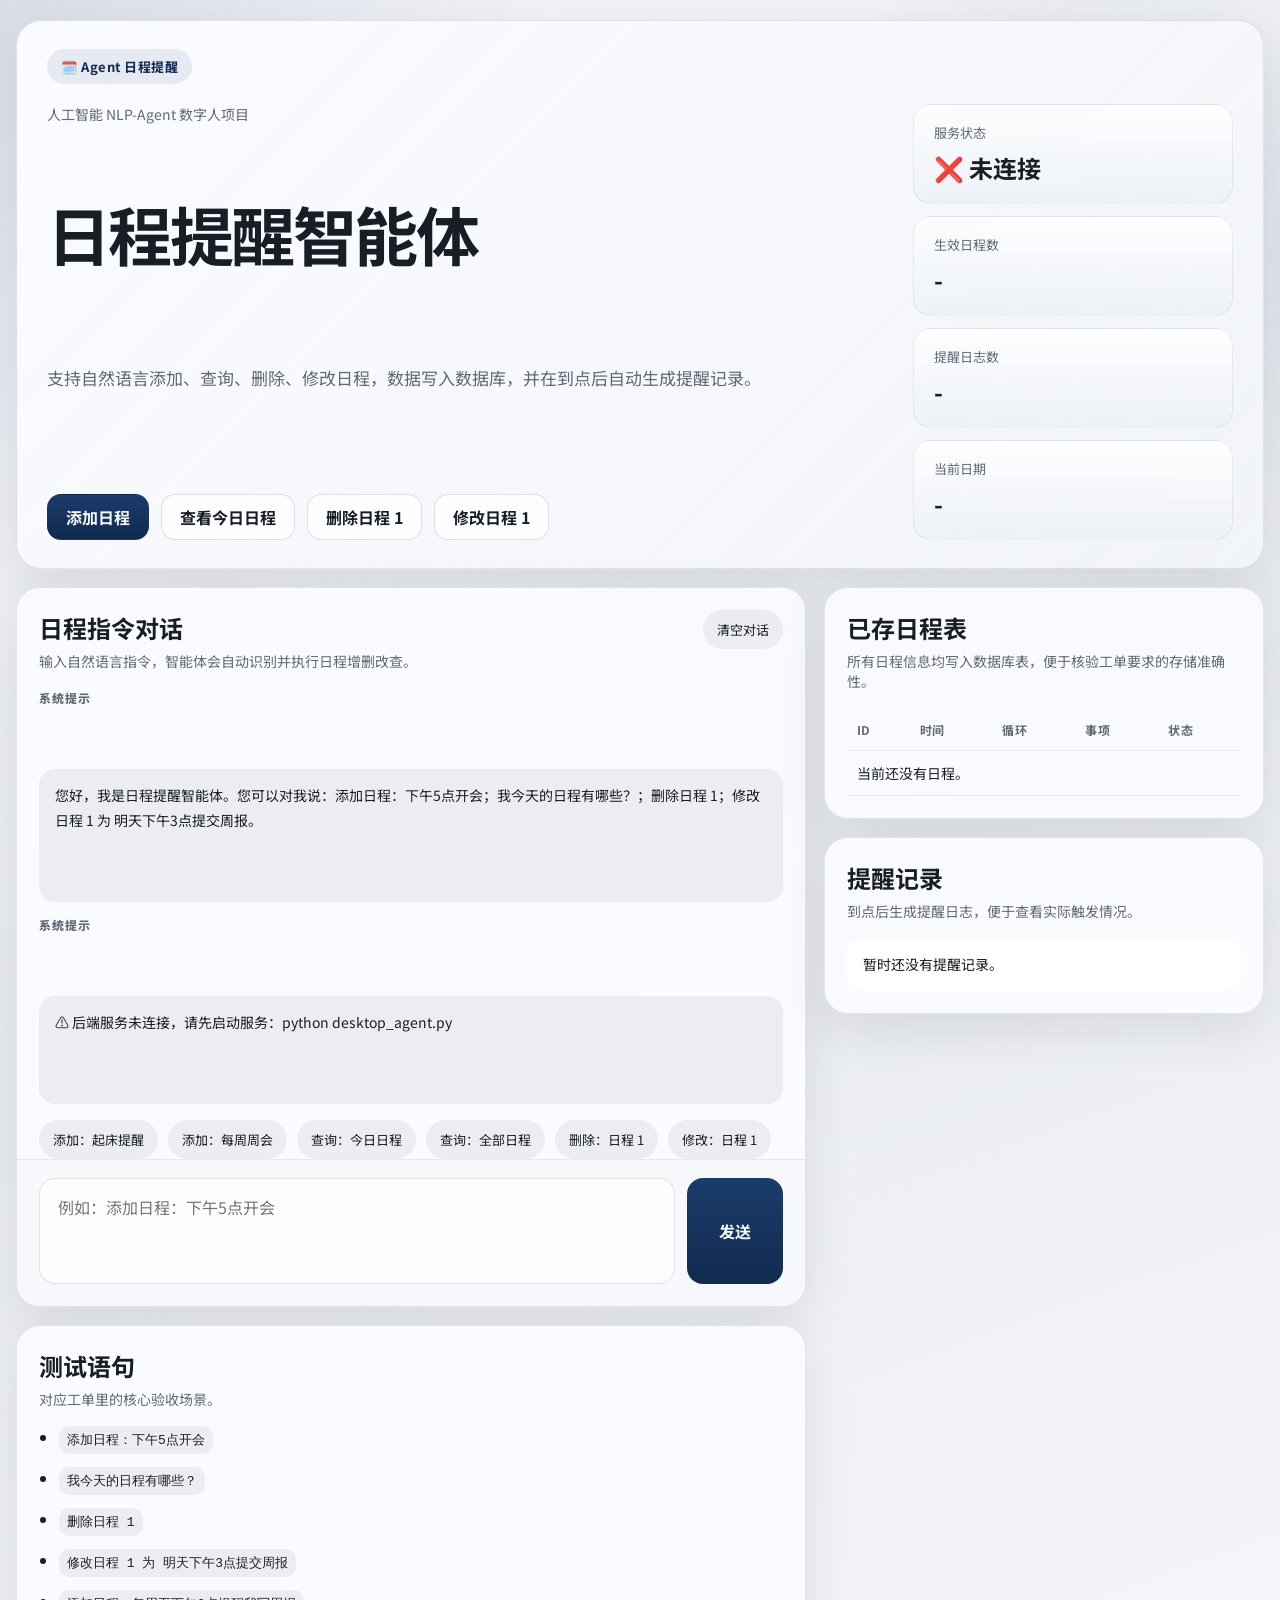
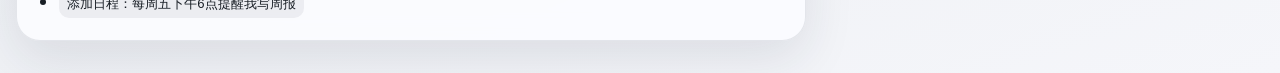
<file: 实训二/Agent工单2/index.html>
<!DOCTYPE html>
<html lang="zh-CN">
<head>
  <meta charset="UTF-8">
  <meta name="viewport" content="width=device-width, initial-scale=1.0">
  <title>日程提醒智能体</title>
  <link rel="preconnect" href="https://fonts.googleapis.com">
  <link rel="preconnect" href="https://fonts.gstatic.com" crossorigin>
  <link href="https://fonts.googleapis.com/css2?family=Noto+Sans+SC:wght@400;500;700;800&family=Space+Grotesk:wght@500;700&display=swap" rel="stylesheet">
  <link rel="stylesheet" href="./styles.css">
</head>
<body>
  <div class="app-shell">
    <header class="hero">
      <div class="hero__badge">🗓️ Agent 日程提醒</div>
      <div class="hero__content">
        <div class="hero__main">
          <p class="hero__eyebrow">人工智能 NLP-Agent 数字人项目</p>
          <h1>日程提醒智能体</h1>
          <p class="hero__summary">
            支持自然语言添加、查询、删除、修改日程，数据写入数据库，并在到点后自动生成提醒记录。
          </p>
          <div class="hero__actions">
            <button class="hero-action hero-action--solid" type="button" data-question="添加日程：下午5点开会">添加日程</button>
            <button class="hero-action" type="button" data-question="我今天的日程有哪些？">查看今日日程</button>
            <button class="hero-action" type="button" data-question="删除日程 1">删除日程 1</button>
            <button class="hero-action" type="button" data-question="修改日程 1 为 明天下午3点提交周报">修改日程 1</button>
          </div>
        </div>
        <div class="hero__meta">
          <div class="meta-card">
            <span>服务状态</span>
            <strong id="backend-status">检查中</strong>
          </div>
          <div class="meta-card">
            <span>生效日程数</span>
            <strong id="active-count">-</strong>
          </div>
          <div class="meta-card">
            <span>提醒日志数</span>
            <strong id="reminder-count">-</strong>
          </div>
          <div class="meta-card">
            <span>当前日期</span>
            <strong id="today-label">-</strong>
          </div>
        </div>
      </div>
    </header>

    <main class="workspace">
      <section class="workspace__main">
        <section class="panel panel--chat">
          <div class="panel__header panel__header--chat">
            <div>
              <h2>日程指令对话</h2>
              <p>输入自然语言指令，智能体会自动识别并执行日程增删改查。</p>
            </div>
            <button id="clear-chat-btn" class="ghost-btn" type="button">清空对话</button>
          </div>

          <div id="chat-log" class="chat-log" aria-live="polite">
            <article class="message" data-role="system">
              <div class="message__role">系统提示</div>
              <div class="message__bubble">您好，我是日程提醒智能体。您可以对我说：添加日程：下午5点开会；我今天的日程有哪些？；删除日程 1；修改日程 1 为 明天下午3点提交周报。</div>
            </article>
          </div>

          <div class="quick-actions">
            <button class="chip" type="button" data-question="添加日程：明天上午8点提醒我起床">添加：起床提醒</button>
            <button class="chip" type="button" data-question="添加日程：每周一上午9点开周会">添加：每周周会</button>
            <button class="chip" type="button" data-question="我今天的日程有哪些？">查询：今日日程</button>
            <button class="chip" type="button" data-question="查看全部日程">查询：全部日程</button>
            <button class="chip" type="button" data-question="删除日程 1">删除：日程 1</button>
            <button class="chip" type="button" data-question="修改日程 1 为 后天下午4点客户回访">修改：日程 1</button>
          </div>

          <form id="chat-form" class="chat-form">
            <label class="sr-only" for="chat-input">输入日程指令</label>
            <textarea
              id="chat-input"
              rows="3"
              placeholder="例如：添加日程：下午5点开会"
            ></textarea>
            <button id="submit-btn" type="submit" class="primary-btn">发送</button>
          </form>
        </section>

        <section class="panel panel--guide">
          <div class="panel__header">
            <div>
              <h2>测试语句</h2>
              <p>对应工单里的核心验收场景。</p>
            </div>
          </div>
          <ul class="guide-list">
            <li><code>添加日程：下午5点开会</code></li>
            <li><code>我今天的日程有哪些？</code></li>
            <li><code>删除日程 1</code></li>
            <li><code>修改日程 1 为 明天下午3点提交周报</code></li>
            <li><code>添加日程：每周五下午6点提醒我写周报</code></li>
          </ul>
        </section>
      </section>

      <aside class="workspace__side">
        <section class="panel panel--schedule">
          <div class="panel__header">
            <div>
              <h2>已存日程表</h2>
              <p>所有日程信息均写入数据库表，便于核验工单要求的存储准确性。</p>
            </div>
          </div>
          <div class="table-wrap">
            <table>
              <thead>
                <tr>
                  <th>ID</th>
                  <th>时间</th>
                  <th>循环</th>
                  <th>事项</th>
                  <th>状态</th>
                </tr>
              </thead>
              <tbody id="schedule-table-body"></tbody>
            </table>
          </div>
        </section>

        <section class="panel panel--reminders">
          <div class="panel__header">
            <div>
              <h2>提醒记录</h2>
              <p>到点后生成提醒日志，便于查看实际触发情况。</p>
            </div>
          </div>
          <div id="reminder-feed" class="reminder-feed"></div>
        </section>
      </aside>
    </main>
  </div>

  <template id="message-template">
    <article class="message">
      <div class="message__role"></div>
      <div class="message__bubble"></div>
    </article>
  </template>

  <script src="./app.js"></script>
</body>
</html>
</file>
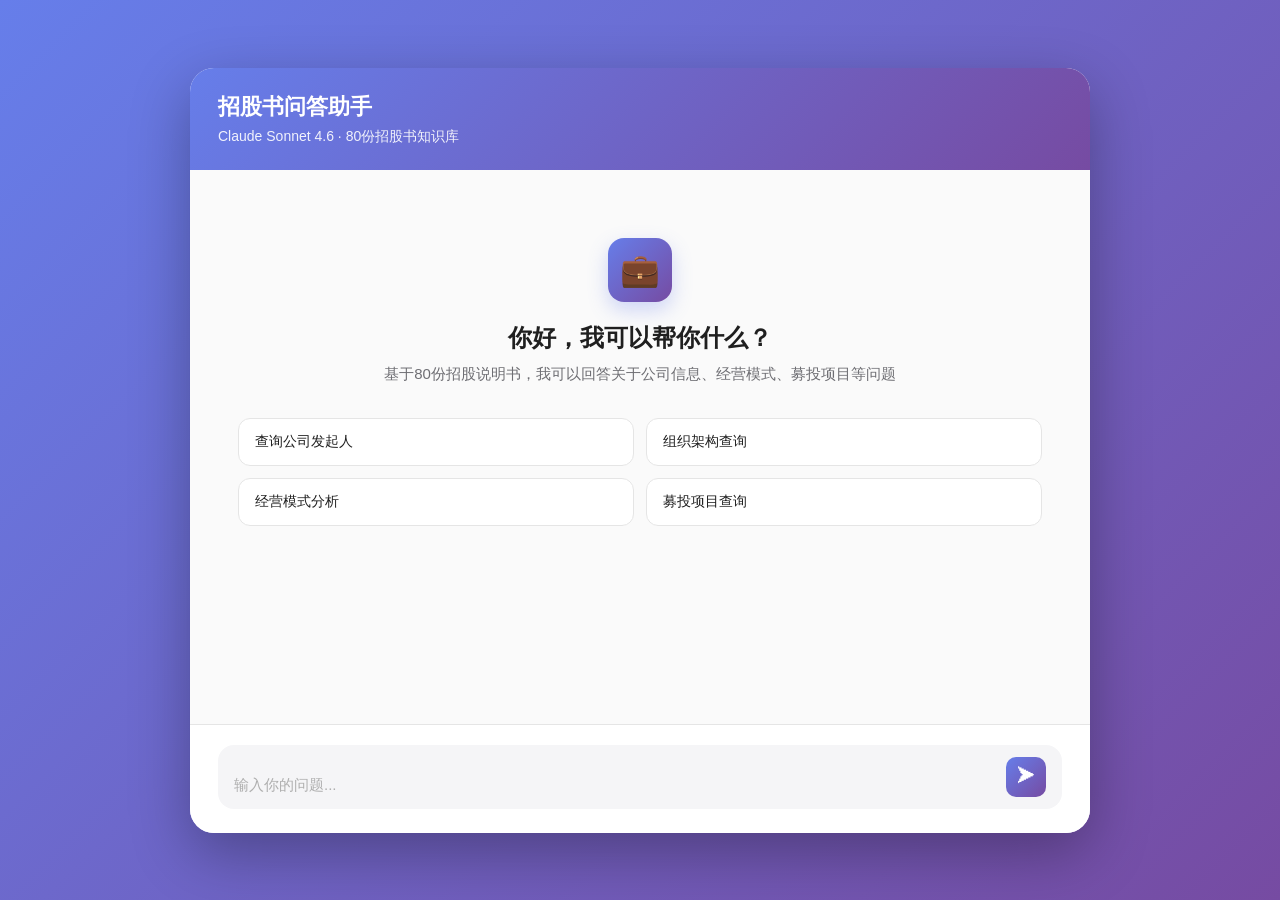
<file: 实训二/Agent工单5/web/index.html>
<!doctype html>
<html lang="zh-CN">
<head>
  <meta charset="utf-8" />
  <meta name="viewport" content="width=device-width, initial-scale=1" />
  <title>招股书问答助手</title>
  <style>
    * { box-sizing: border-box; margin: 0; padding: 0; }

    body {
      font-family: -apple-system, BlinkMacSystemFont, "Segoe UI", "Microsoft YaHei", sans-serif;
      background: linear-gradient(135deg, #667eea 0%, #764ba2 100%);
      color: #1f1f1f;
      display: flex;
      align-items: center;
      justify-content: center;
      min-height: 100vh;
      padding: 20px;
    }

    .container {
      width: 100%;
      max-width: 900px;
      background: rgba(255, 255, 255, 0.95);
      backdrop-filter: blur(10px);
      border-radius: 24px;
      box-shadow: 0 20px 60px rgba(0, 0, 0, 0.3);
      overflow: hidden;
      display: flex;
      flex-direction: column;
      height: 85vh;
      max-height: 800px;
    }

    /* 顶部 */
    .header {
      background: linear-gradient(135deg, #667eea 0%, #764ba2 100%);
      padding: 24px 28px;
      color: #fff;
    }

    .header h1 {
      font-size: 22px;
      font-weight: 600;
      margin-bottom: 6px;
    }

    .header .subtitle {
      font-size: 14px;
      opacity: 0.9;
      font-weight: 400;
    }

    /* 聊天区域 */
    .chat-area {
      flex: 1;
      overflow-y: auto;
      padding: 28px;
      background: #fafafa;
    }

    .chat-area::-webkit-scrollbar {
      width: 6px;
    }

    .chat-area::-webkit-scrollbar-thumb {
      background: #d0d0d0;
      border-radius: 3px;
    }

    /* 欢迎屏幕 */
    .welcome {
      text-align: center;
      padding: 40px 20px;
    }

    .welcome-icon {
      width: 64px;
      height: 64px;
      margin: 0 auto 20px;
      background: linear-gradient(135deg, #667eea 0%, #764ba2 100%);
      border-radius: 16px;
      display: flex;
      align-items: center;
      justify-content: center;
      font-size: 32px;
      box-shadow: 0 8px 20px rgba(102, 126, 234, 0.3);
    }

    .welcome h2 {
      font-size: 24px;
      font-weight: 600;
      color: #1f1f1f;
      margin-bottom: 8px;
    }

    .welcome p {
      font-size: 15px;
      color: #6e6e73;
      margin-bottom: 32px;
      line-height: 1.6;
    }

    .examples {
      display: grid;
      grid-template-columns: repeat(2, 1fr);
      gap: 12px;
      margin-top: 24px;
    }

    .example-chip {
      background: #fff;
      border: 1.5px solid #e5e5e5;
      border-radius: 12px;
      padding: 14px 16px;
      text-align: left;
      cursor: pointer;
      transition: all 0.25s cubic-bezier(0.4, 0, 0.2, 1);
      font-size: 14px;
      color: #1f1f1f;
      position: relative;
      overflow: hidden;
    }

    .example-chip::before {
      content: '';
      position: absolute;
      top: 0;
      left: 0;
      width: 100%;
      height: 100%;
      background: linear-gradient(135deg, rgba(102, 126, 234, 0.1) 0%, rgba(118, 75, 162, 0.1) 100%);
      opacity: 0;
      transition: opacity 0.25s;
    }

    .example-chip:hover {
      border-color: #667eea;
      transform: translateY(-2px);
      box-shadow: 0 4px 12px rgba(102, 126, 234, 0.2);
    }

    .example-chip:hover::before {
      opacity: 1;
    }

    .example-chip span {
      position: relative;
      z-index: 1;
    }

    /* 消息 */
    .messages {
      display: flex;
      flex-direction: column;
      gap: 20px;
    }

    .message {
      display: flex;
      gap: 12px;
      align-items: flex-start;
    }

    .message.user {
      flex-direction: row-reverse;
    }

    .avatar {
      width: 36px;
      height: 36px;
      border-radius: 10px;
      flex-shrink: 0;
      display: flex;
      align-items: center;
      justify-content: center;
      font-size: 14px;
      font-weight: 600;
      color: #fff;
      box-shadow: 0 2px 8px rgba(0, 0, 0, 0.15);
    }

    .message.user .avatar {
      background: linear-gradient(135deg, #667eea 0%, #764ba2 100%);
    }

    .message.assistant .avatar {
      background: linear-gradient(135deg, #f093fb 0%, #f5576c 100%);
    }

    .bubble {
      max-width: 580px;
      padding: 14px 18px;
      border-radius: 16px;
      line-height: 1.6;
      font-size: 15px;
      word-wrap: break-word;
    }

    .message.user .bubble {
      background: linear-gradient(135deg, #667eea 0%, #764ba2 100%);
      color: #fff;
      border-bottom-right-radius: 4px;
      box-shadow: 0 2px 12px rgba(102, 126, 234, 0.3);
    }

    .message.assistant .bubble {
      background: #fff;
      color: #1f1f1f;
      border-bottom-left-radius: 4px;
      box-shadow: 0 2px 8px rgba(0, 0, 0, 0.08);
    }

    .meta-info {
      margin-top: 8px;
      font-size: 12px;
      color: #8e8e93;
      display: flex;
      gap: 8px;
      flex-wrap: wrap;
      padding-left: 48px;
    }

    .message.user .meta-info {
      justify-content: flex-end;
      padding-left: 0;
      padding-right: 48px;
    }

    .meta-tag {
      background: rgba(0, 0, 0, 0.05);
      padding: 3px 8px;
      border-radius: 6px;
      font-size: 11px;
    }

    .loading-dots {
      display: inline-flex;
      gap: 4px;
      align-items: center;
      padding: 4px 0;
    }

    .loading-dots span {
      width: 8px;
      height: 8px;
      border-radius: 50%;
      background: #667eea;
      animation: bounce 1.4s infinite ease-in-out both;
    }

    .loading-dots span:nth-child(1) { animation-delay: -0.32s; }
    .loading-dots span:nth-child(2) { animation-delay: -0.16s; }

    @keyframes bounce {
      0%, 80%, 100% { transform: scale(0.6); opacity: 0.4; }
      40% { transform: scale(1); opacity: 1; }
    }

    /* 输入区域 */
    .input-area {
      background: #fff;
      padding: 20px 28px 24px;
      border-top: 1px solid #e5e5e5;
    }

    .input-wrapper {
      display: flex;
      gap: 12px;
      align-items: flex-end;
      background: #f5f5f7;
      border-radius: 16px;
      padding: 12px 16px;
      transition: all 0.2s;
    }

    .input-wrapper:focus-within {
      background: #fff;
      box-shadow: 0 0 0 2px rgba(102, 126, 234, 0.3);
    }

    textarea {
      flex: 1;
      border: none;
      background: transparent;
      font-size: 15px;
      font-family: inherit;
      resize: none;
      max-height: 120px;
      line-height: 1.5;
      outline: none;
      color: #1f1f1f;
    }

    textarea::placeholder {
      color: #afafaf;
    }

    .send-btn {
      width: 40px;
      height: 40px;
      background: linear-gradient(135deg, #667eea 0%, #764ba2 100%);
      color: #fff;
      border: none;
      border-radius: 10px;
      cursor: pointer;
      transition: all 0.2s;
      display: flex;
      align-items: center;
      justify-content: center;
      flex-shrink: 0;
      font-size: 18px;
    }

    .send-btn:hover:not(:disabled) {
      transform: scale(1.05);
      box-shadow: 0 4px 12px rgba(102, 126, 234, 0.4);
    }

    .send-btn:disabled {
      opacity: 0.5;
      cursor: not-allowed;
      transform: scale(1);
    }

    @media (max-width: 768px) {
      .container {
        height: 100vh;
        max-height: none;
        border-radius: 0;
      }

      .examples {
        grid-template-columns: 1fr;
      }

      .bubble {
        max-width: 75vw;
      }
    }
  </style>
</head>
<body>
  <div class="container">
    <div class="header">
      <h1>招股书问答助手</h1>
      <div class="subtitle">Claude Sonnet 4.6 · 80份招股书知识库</div>
    </div>

    <div class="chat-area" id="chatArea">
      <div class="welcome" id="welcome">
        <div class="welcome-icon">💼</div>
        <h2>你好，我可以帮你什么？</h2>
        <p>基于80份招股说明书，我可以回答关于公司信息、经营模式、募投项目等问题</p>

        <div class="examples">
          <div class="example-chip" data-q="湖南长远锂科股份有限公司变更设立时作为发起人的法人有哪些？">
            <span>查询公司发起人</span>
          </div>
          <div class="example-chip" data-q="云南沃森生物技术股份有限公司负责产品研发的是什么部门？">
            <span>组织架构查询</span>
          </div>
          <div class="example-chip" data-q="中国铁路通信信号股份有限公司的主要经营模式是怎样的？">
            <span>经营模式分析</span>
          </div>
          <div class="example-chip" data-q="广州中海达卫星导航技术股份有限公司本次募集资金主要投资哪些项目？">
            <span>募投项目查询</span>
          </div>
        </div>
      </div>

      <div class="messages" id="messages" style="display: none;"></div>
    </div>

    <div class="input-area">
      <div class="input-wrapper">
        <textarea id="input" placeholder="输入你的问题..." rows="1"></textarea>
        <button class="send-btn" id="sendBtn">
          <span>➤</span>
        </button>
      </div>
    </div>
  </div>

  <script>
    const chatArea = document.getElementById('chatArea');
    const welcome = document.getElementById('welcome');
    const messages = document.getElementById('messages');
    const input = document.getElementById('input');
    const sendBtn = document.getElementById('sendBtn');

    // 自动调整textarea高度
    input.addEventListener('input', function() {
      this.style.height = 'auto';
      this.style.height = Math.min(this.scrollHeight, 120) + 'px';
    });

    // 示例问题
    document.querySelectorAll('.example-chip').forEach(chip => {
      chip.addEventListener('click', () => {
        input.value = chip.dataset.q;
        sendMessage();
      });
    });

    // 发送按钮
    sendBtn.addEventListener('click', sendMessage);

    // 回车发送
    input.addEventListener('keydown', (e) => {
      if (e.key === 'Enter' && !e.shiftKey) {
        e.preventDefault();
        sendMessage();
      }
    });

    async function sendMessage() {
      const question = input.value.trim();
      if (!question) return;

      // 切换到消息视图
      if (welcome.style.display !== 'none') {
        welcome.style.display = 'none';
        messages.style.display = 'flex';
      }

      // 添加用户消息
      addMessage('user', question);

      // 清空输入
      input.value = '';
      input.style.height = 'auto';

      // 禁用发送
      sendBtn.disabled = true;

      // 添加加载消息
      const loadingId = addLoadingMessage();

      try {
        const response = await fetch('/answer', {
          method: 'POST',
          headers: { 'Content-Type': 'application/json' },
          body: JSON.stringify({ question })
        });

        const data = await response.json();

        // 移除加载消息
        document.getElementById(loadingId)?.remove();

        // 构建元信息
        const metaTags = [];
        if (data.route) {
          const routeName = data.route === 'prospectus_rag' ? '招股书' : '不支持';
          metaTags.push(`<span class="meta-tag">${routeName}</span>`);
        }
        if (data.confidence !== undefined) {
          metaTags.push(`<span class="meta-tag">置信度 ${(data.confidence * 100).toFixed(0)}%</span>`);
        }
        if (data.elapsed_ms) {
          metaTags.push(`<span class="meta-tag">${data.elapsed_ms}ms</span>`);
        }
        if (data.evidence?.length > 0) {
          metaTags.push(`<span class="meta-tag">${data.evidence.length}条证据</span>`);
        }

        // 添加AI回复
        addMessage('assistant', data.answer || '抱歉，无法回答该问题', metaTags.join(''));

      } catch (error) {
        document.getElementById(loadingId)?.remove();
        addMessage('assistant', '抱歉，服务器出现错误，请稍后重试');
      }

      // 恢复发送按钮
      sendBtn.disabled = false;
    }

    function addMessage(role, content, meta = '') {
      const msgDiv = document.createElement('div');
      msgDiv.className = `message ${role}`;

      const avatarText = role === 'user' ? '你' : 'AI';
      const metaHtml = meta ? `<div class="meta-info">${meta}</div>` : '';

      msgDiv.innerHTML = `
        <div class="avatar">${avatarText}</div>
        <div>
          <div class="bubble">${content}</div>
          ${metaHtml}
        </div>
      `;

      messages.appendChild(msgDiv);
      msgDiv.scrollIntoView({ behavior: 'smooth', block: 'end' });
    }

    function addLoadingMessage() {
      const id = 'loading-' + Date.now();
      const msgDiv = document.createElement('div');
      msgDiv.className = 'message assistant';
      msgDiv.id = id;

      msgDiv.innerHTML = `
        <div class="avatar">AI</div>
        <div class="bubble">
          <div class="loading-dots">
            <span></span><span></span><span></span>
          </div>
        </div>
      `;

      messages.appendChild(msgDiv);
      msgDiv.scrollIntoView({ behavior: 'smooth', block: 'end' });

      return id;
    }
  </script>
</body>
</html>
</file>
<file: 实训二/Agent工单2/styles.css>
:root {
  --bg: #eef0f3;
  --bg-strong: #dfe2e7;
  --panel: rgba(251, 252, 255, 0.9);
  --panel-border: rgba(35, 45, 58, 0.1);
  --text: #181e25;
  --muted: #606a76;
  --accent: #1a3c6c;
  --accent-strong: #122a4f;
  --accent-soft: #d6e0eb;
  --blue: #1a3c6c;
  --shadow: 0 18px 50px rgba(28, 38, 54, 0.1);
}

* {
  box-sizing: border-box;
}

body {
  margin: 0;
  min-height: 100vh;
  font-family: "Noto Sans SC", sans-serif;
  color: var(--text);
  background:
    radial-gradient(circle at top left, rgba(26, 60, 108, 0.12), transparent 26%),
    radial-gradient(circle at 85% 15%, rgba(60, 87, 118, 0.14), transparent 18%),
    linear-gradient(160deg, #f3f4f8 0%, #e8ebef 50%, #f5f6fa 100%);
}

body::before {
  content: "";
  position: fixed;
  inset: 0;
  pointer-events: none;
  background-image:
    linear-gradient(rgba(96, 106, 118, 0.04) 1px, transparent 1px),
    linear-gradient(90deg, rgba(96, 106, 118, 0.04) 1px, transparent 1px);
  background-size: 36px 36px;
  mask-image: linear-gradient(to bottom, rgba(0, 0, 0, 0.28), transparent 92%);
}

.app-shell {
  width: min(1360px, calc(100vw - 32px));
  margin: 20px auto 32px;
}

.hero {
  padding: 28px 30px;
  border: 1px solid var(--panel-border);
  border-radius: 26px;
  background:
    linear-gradient(135deg, rgba(250, 251, 255, 0.94), rgba(240, 243, 247, 0.88)),
    rgba(255, 255, 255, 0.78);
  backdrop-filter: blur(14px);
  box-shadow: var(--shadow);
}

.hero__badge {
  display: inline-flex;
  align-items: center;
  gap: 8px;
  padding: 8px 14px;
  border-radius: 999px;
  background: rgba(26, 60, 108, 0.09);
  font-size: 13px;
  font-weight: 700;
  letter-spacing: 0.04em;
  color: var(--accent-strong);
}

.hero__content {
  display: grid;
  grid-template-columns: minmax(0, 1.5fr) 320px;
  gap: 28px;
  margin-top: 20px;
  align-items: stretch;
}

.hero__eyebrow {
  margin: 0 0 10px;
  color: var(--muted);
  font-size: 14px;
}

.hero__main {
  display: flex;
  flex-direction: column;
  justify-content: space-between;
  min-height: 220px;
}

.hero h1 {
  margin: 0;
  font-family: "Space Grotesk", "Noto Sans SC", sans-serif;
  font-size: clamp(36px, 5vw, 66px);
  line-height: 1;
  letter-spacing: -0.04em;
}

.hero__summary {
  max-width: 760px;
  margin: 18px 0 0;
  color: var(--muted);
  font-size: 17px;
  line-height: 1.75;
}

.hero__actions {
  display: flex;
  flex-wrap: wrap;
  gap: 12px;
  margin-top: 28px;
}

.hero-action {
  min-height: 46px;
  padding: 0 18px;
  border: 1px solid rgba(26, 60, 108, 0.14);
  border-radius: 14px;
  background: rgba(255, 255, 255, 0.66);
  color: var(--text);
  font: inherit;
  font-weight: 700;
  cursor: pointer;
}

.hero-action--solid {
  background: linear-gradient(180deg, var(--accent), var(--accent-strong));
  color: #f5f8ff;
  border-color: transparent;
}

.hero__meta {
  display: grid;
  grid-template-columns: 1fr;
  gap: 12px;
}

.meta-card {
  padding: 18px 20px;
  border-radius: 18px;
  background: linear-gradient(180deg, rgba(255, 255, 255, 0.84), rgba(237, 241, 247, 0.9));
  border: 1px solid rgba(26, 60, 108, 0.08);
}

.meta-card span {
  display: block;
  color: var(--muted);
  font-size: 13px;
}

.meta-card strong {
  display: block;
  margin-top: 8px;
  font-size: 24px;
}

.workspace {
  display: grid;
  grid-template-columns: minmax(0, 1.3fr) 440px;
  gap: 18px;
  margin-top: 18px;
  align-items: start;
}

.workspace__main,
.workspace__side {
  display: grid;
  gap: 18px;
}

.panel {
  border-radius: 24px;
  border: 1px solid var(--panel-border);
  background: var(--panel);
  backdrop-filter: blur(12px);
  box-shadow: var(--shadow);
  overflow: hidden;
}

.panel--chat,
.panel--schedule {
  min-height: 0;
}

.panel--chat {
  display: flex;
  flex-direction: column;
  min-height: 720px;
}

.panel__header {
  display: flex;
  align-items: flex-start;
  justify-content: space-between;
  gap: 12px;
  padding: 22px 22px 0;
}

.panel__header--chat {
  padding-bottom: 8px;
}

.panel__header h2 {
  margin: 0;
  font-size: 24px;
}

.panel__header p {
  margin: 6px 0 0;
  color: var(--muted);
  font-size: 14px;
}

.chat-log {
  display: grid;
  gap: 14px;
  padding: 10px 22px 10px;
  flex: 1;
  min-height: 360px;
  max-height: 560px;
  overflow: auto;
}

.message {
  display: grid;
  gap: 8px;
}

.message__role {
  font-size: 12px;
  font-weight: 800;
  text-transform: uppercase;
  letter-spacing: 0.08em;
  color: var(--muted);
}

.message__bubble {
  padding: 14px 16px;
  border-radius: 16px;
  white-space: pre-wrap;
  line-height: 1.75;
  font-size: 14px;
}

.message[data-role="user"] .message__bubble {
  background: rgba(26, 60, 108, 0.1);
}

.message[data-role="assistant"] .message__bubble {
  background: rgba(214, 224, 235, 0.8);
}

.message[data-role="system"] .message__bubble {
  background: rgba(24, 30, 37, 0.06);
}

.quick-actions {
  display: flex;
  flex-wrap: wrap;
  gap: 10px;
  padding: 6px 22px 0;
}

.chip,
.ghost-btn,
.primary-btn {
  border: 0;
  cursor: pointer;
  font: inherit;
  transition: transform 160ms ease, background 160ms ease, color 160ms ease;
}

.chip,
.ghost-btn {
  padding: 10px 14px;
  border-radius: 999px;
  background: rgba(24, 30, 37, 0.06);
  color: var(--text);
  font-size: 13px;
}

.chip:hover,
.ghost-btn:hover,
.primary-btn:hover,
.hero-action:hover {
  transform: translateY(-1px);
}

.chip:disabled,
.ghost-btn:disabled,
.primary-btn:disabled,
.hero-action:disabled,
.chat-form textarea:disabled {
  cursor: not-allowed;
  opacity: 0.7;
  transform: none;
}

.chat-form {
  display: grid;
  grid-template-columns: 1fr auto;
  gap: 12px;
  padding: 18px 22px 22px;
  border-top: 1px solid rgba(24, 30, 37, 0.08);
  background: rgba(247, 248, 251, 0.8);
}

.chat-form textarea {
  width: 100%;
  resize: none;
  min-height: 90px;
  padding: 16px 18px;
  border: 1px solid rgba(24, 30, 37, 0.12);
  border-radius: 16px;
  font: inherit;
  color: var(--text);
  background: rgba(255, 255, 255, 0.92);
}

.primary-btn {
  min-width: 96px;
  padding: 0 24px;
  border-radius: 16px;
  background: linear-gradient(180deg, var(--accent), var(--accent-strong));
  color: #f5f8ff;
  font-weight: 700;
}

.table-wrap {
  padding: 18px 22px 22px;
  overflow: auto;
}

table {
  width: 100%;
  border-collapse: collapse;
  min-width: 340px;
}

th,
td {
  padding: 12px 10px;
  text-align: left;
  border-bottom: 1px solid rgba(24, 30, 37, 0.08);
  vertical-align: top;
  font-size: 14px;
}

th {
  color: var(--muted);
  font-size: 12px;
  letter-spacing: 0.04em;
  text-transform: uppercase;
}

.guide-list {
  margin: 0;
  padding: 16px 22px 22px 42px;
  display: grid;
  gap: 12px;
}

.guide-list code {
  display: inline-block;
  padding: 5px 8px;
  border-radius: 10px;
  background: rgba(24, 30, 37, 0.06);
}

.reminder-feed {
  display: grid;
  gap: 10px;
  padding: 18px 22px 22px;
}

.reminder-item {
  padding: 14px 16px;
  border-radius: 16px;
  background: rgba(255, 255, 255, 0.82);
  line-height: 1.7;
  font-size: 14px;
}

.status-pill {
  display: inline-flex;
  align-items: center;
  justify-content: center;
  min-width: 78px;
  padding: 6px 10px;
  border-radius: 999px;
  background: rgba(26, 60, 108, 0.12);
  color: var(--blue);
  font-size: 12px;
  font-weight: 700;
}

#schedule-table-body td:nth-child(1),
#schedule-table-body td:nth-child(2),
#schedule-table-body td:nth-child(3),
#schedule-table-body td:nth-child(5) {
  white-space: nowrap;
}

#schedule-table-body td:nth-child(2),
#schedule-table-body td:nth-child(3),
#schedule-table-body td:nth-child(5) {
  color: var(--muted);
}

.sr-only {
  position: absolute;
  width: 1px;
  height: 1px;
  padding: 0;
  margin: -1px;
  overflow: hidden;
  clip: rect(0, 0, 0, 0);
  white-space: nowrap;
  border: 0;
}

@media (max-width: 980px) {
  .hero__content,
  .workspace {
    grid-template-columns: 1fr;
  }

  .workspace__side {
    grid-template-columns: 1fr;
  }

  .chat-form {
    grid-template-columns: 1fr;
  }

  .primary-btn {
    min-height: 52px;
  }
}

@media (max-width: 640px) {
  .app-shell {
    width: min(100vw - 16px, 100%);
    margin: 8px auto 24px;
  }

  .hero,
  .panel {
    border-radius: 22px;
  }

  .panel__header {
    flex-direction: column;
  }

  .hero__actions {
    flex-direction: column;
  }

  .hero-action {
    width: 100%;
  }
}
</file>
